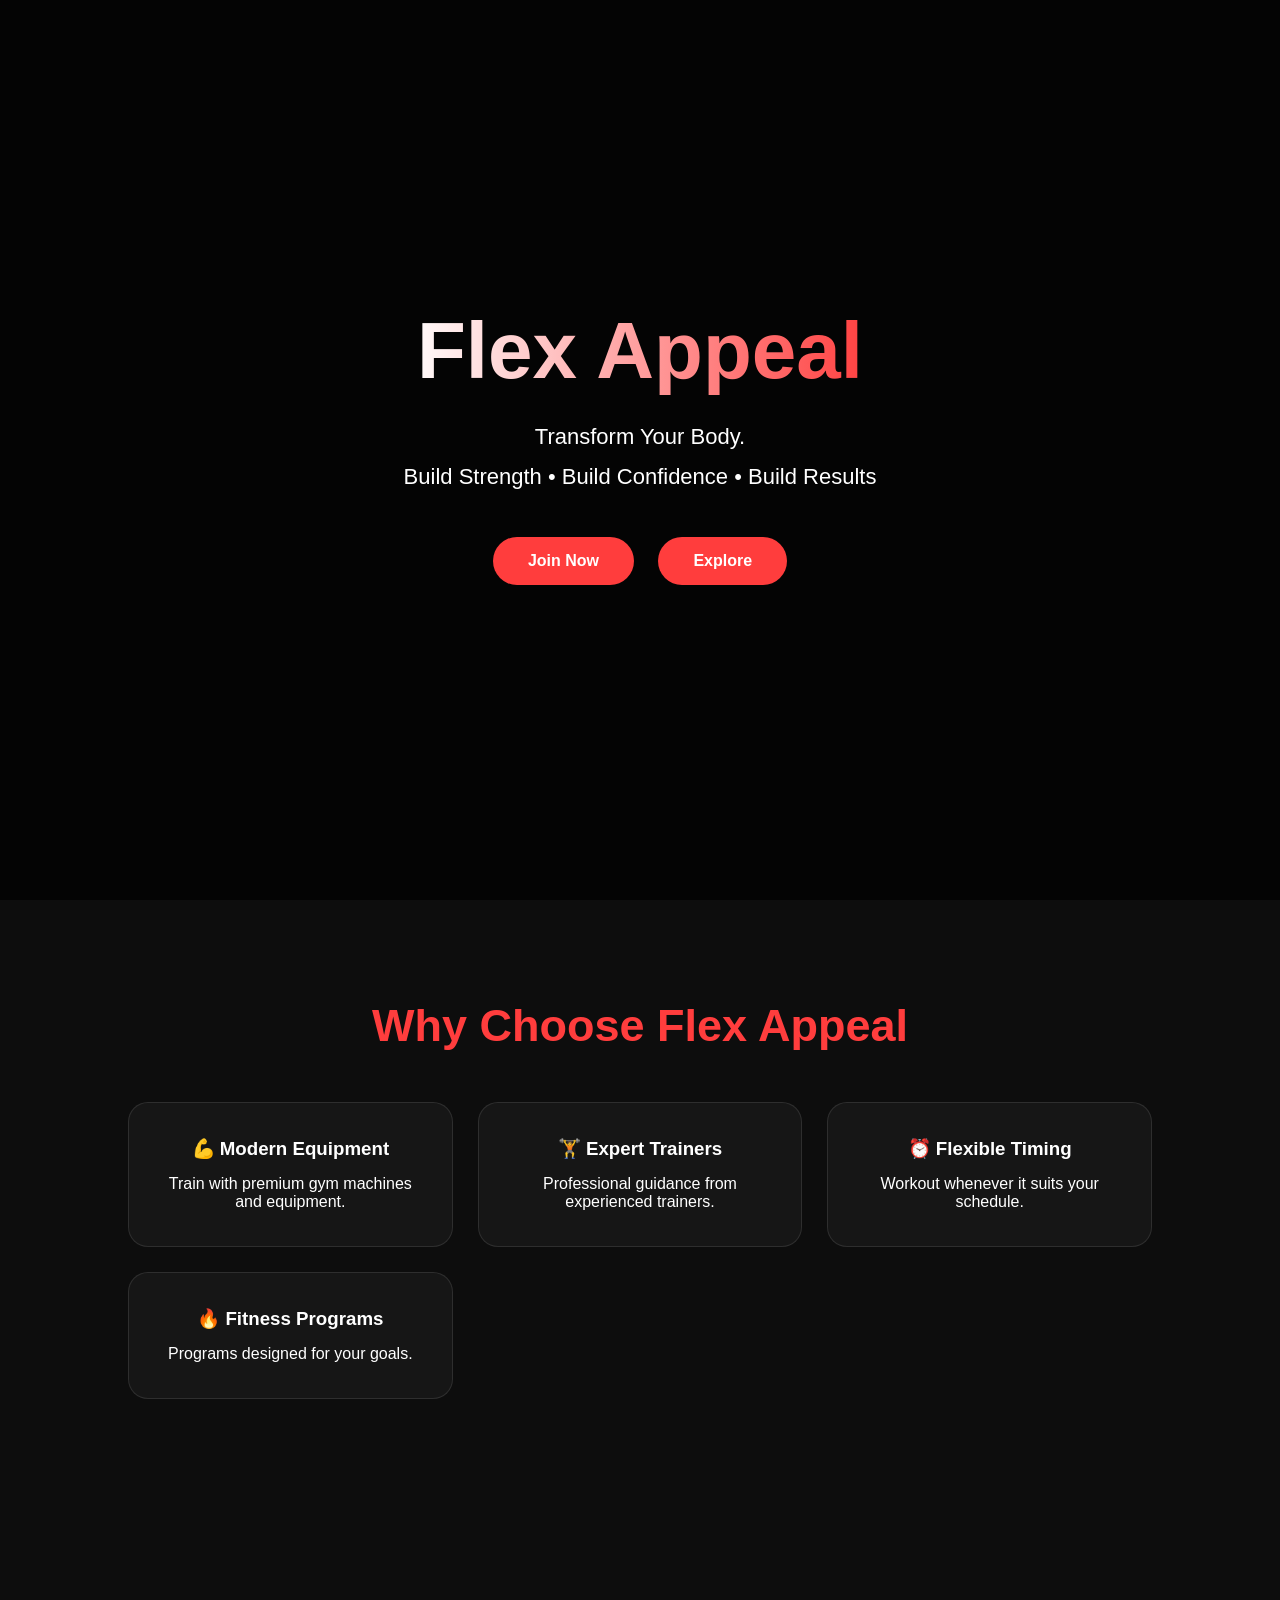
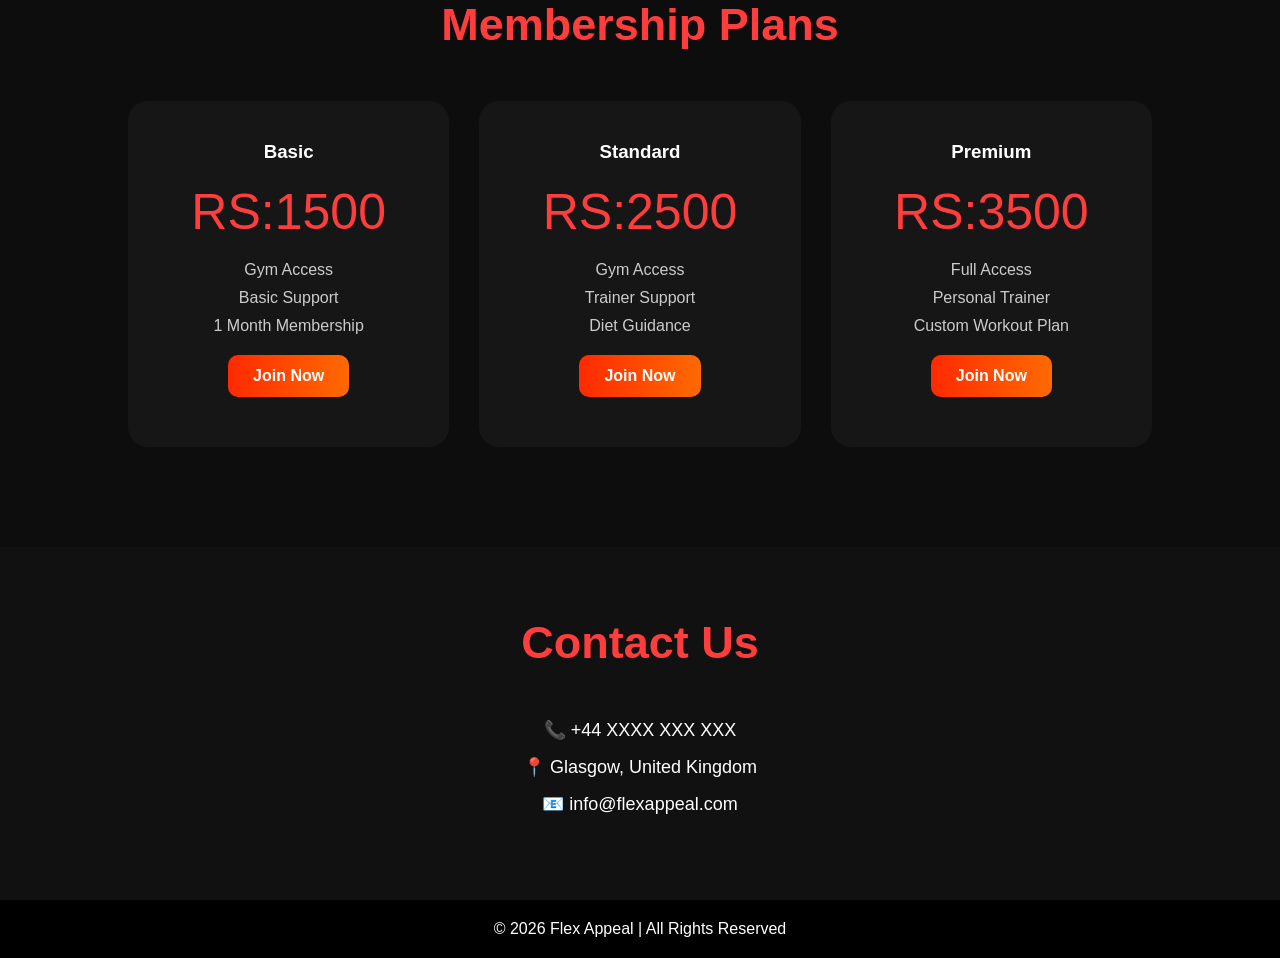
<file: index.html>
<!DOCTYPE html>
<html lang="en">

  <head>
    <meta charset="UTF-8">
    <title>index.html</title>
    <link rel="stylesheet" href="./style.css">

  </head>
    
  <body>
  <!DOCTYPE html>
<html lang="en">
<head>
<meta charset="UTF-8">
<meta name="viewport" content="width=device-width, initial-scale=1.0">
<title>Flex Appeal | Gym Membership</title>

<style>

*{
margin:0;
padding:0;
box-sizing:border-box;
font-family:Arial,sans-serif;
scroll-behavior:smooth;
}

body{
background:#0d0d0d;
color:white;
overflow-x:hidden;
}

/* Hero */

header{
height:100vh;
display:flex;
align-items:center;
justify-content:center;
text-align:center;

background:
linear-gradient(rgba(0,0,0,.7),
rgba(0,0,0,.7)),
url('https://images.unsplash.com/photo-1534438327276-14e5300c3a48?q=80&w=1920');

background-size:cover;
background-position:center;
padding:20px;
}

.hero{
max-width:900px;
}

.hero h1{
font-size:80px;
margin-bottom:20px;

background:linear-gradient(to right,#ffffff,#ff3d3d);

-webkit-background-clip:text;
-webkit-text-fill-color:transparent;
}

.hero p{
font-size:22px;
line-height:1.8;
margin-bottom:30px;
}

.btn{

display:inline-block;
padding:15px 35px;
margin:10px;

background:#ff3d3d;

color:white;

border-radius:50px;

text-decoration:none;

font-weight:bold;

transition:.4s;
}

.btn:hover{

transform:translateY(-8px);

box-shadow:0 0 30px rgba(255,61,61,.6);

}

/* Section */

section{
padding:100px 10%;
}

h2{
text-align:center;
margin-bottom:50px;
font-size:45px;
color:#ff3d3d;
}

/* Features */

.features{

display:grid;

grid-template-columns:repeat(auto-fit,minmax(250px,1fr));

gap:25px;
}

.card{

background:#161616;

padding:35px;

border-radius:20px;

text-align:center;

transition:.5s;

border:1px solid rgba(255,255,255,.1);

}

.card:hover{

transform:translateY(-10px);

box-shadow:0 0 25px rgba(255,61,61,.3);

}

.card h3{

margin-bottom:15px;
}

/* Membership Plans */

.plans{

display:grid;

grid-template-columns:repeat(auto-fit,minmax(280px,1fr));

gap:30px;
}

.plan{

background:#161616;

padding:40px;

text-align:center;

border-radius:20px;

transition:.5s;
}

.plan:hover{

transform:scale(1.05);

border:1px solid #ff3d3d;
}

.price{

font-size:50px;

color:#ff3d3d;

margin:20px;
}

/* Contact */

.contact{

background:#111;

text-align:center;

padding:70px;
}

.contact p{

margin:15px;
font-size:18px;
}

footer{

padding:20px;

text-align:center;

background:black;
}

</style>
</head>

<body>

<header>

<div class="hero">

<h1>Flex Appeal</h1>

<p>

Transform Your Body.<br>

Build Strength • Build Confidence • Build Results

</p>

<a href="now.html" class="btn">Join Now</a>

<a href="#features" class="btn">Explore</a>

</div>

</header>


<section id="features">

<h2>Why Choose Flex Appeal</h2>

<div class="features">

<div class="card">

<h3>💪 Modern Equipment</h3>

<p>Train with premium gym machines and equipment.</p>

</div>

<div class="card">

<h3>🏋 Expert Trainers</h3>

<p>Professional guidance from experienced trainers.</p>

</div>

<div class="card">

<h3>⏰ Flexible Timing</h3>

<p>Workout whenever it suits your schedule.</p>

</div>

<div class="card">

<h3>🔥 Fitness Programs</h3>

<p>Programs designed for your goals.</p>

</div>

</div>

</section>


<section id="plans">
  <h2 class="section-title">Membership Plans</h2>

  <div class="plans">

    <div class="plan">
      <h3>Basic</h3>
      <div class="price">RS:1500</div>

      <ul>
  <li>Gym Access</li>
  <li>Basic Support</li>
  <li>1 Month Membership</li>

  <li class="btn-item">
    <a href="now.html" class="join-btn">Join Now</a>
  </li>
</ul>
    </div>

    <div class="plan featured">
      <h3>Standard</h3>
      <div class="price">RS:2500</div>

      <ul>
        <li>Gym Access</li>
        <li>Trainer Support</li>
        <li>Diet Guidance</li>
        
        <li class="btn-item">
    <a href="joinnow.html" class="join-btn">Join Now</a>
  </li>
      </ul>

      
    </div>

    <div class="plan">
      <h3>Premium</h3>
      <div class="price">RS:3500</div>

      <ul>
        <li>Full Access</li>
        <li>Personal Trainer</li>
        <li>Custom Workout Plan</li>
        
        <li class="btn-item">
    <a href="joinnow.html" class="join-btn">Join Now</a>
  </li>
      </ul>

      
    </div>

  </div>
</section>

<section class="contact">

<h2>Contact Us</h2>

<p>📞 +44 XXXX XXX XXX</p>

<p>📍 Glasgow, United Kingdom</p>

<p>📧 info@flexappeal.com</p>

</section>


<footer>

© 2026 Flex Appeal | All Rights Reserved

</footer>

</body>
</html>
    
  </body>
  
</html>
</file>
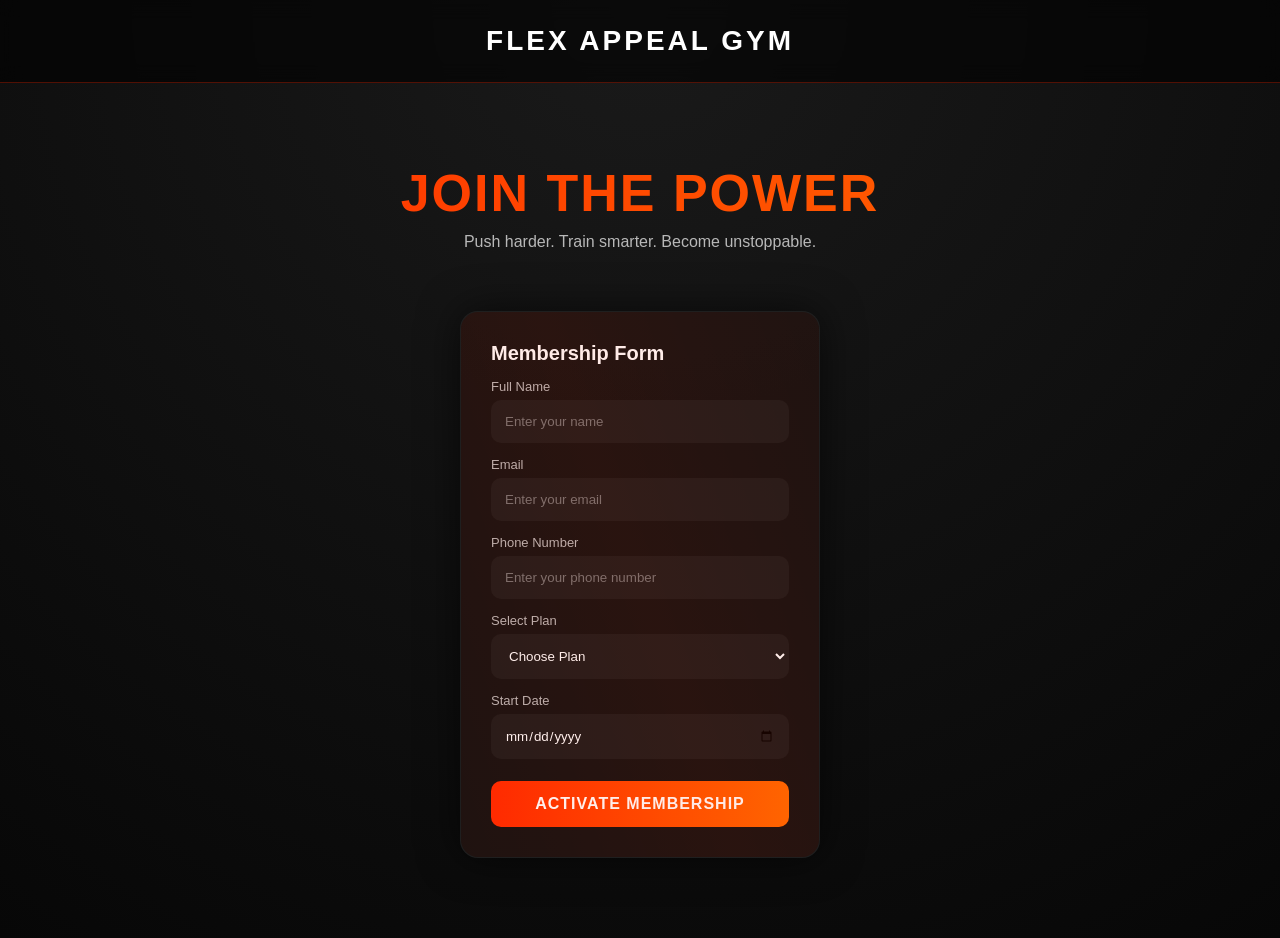
<file: now.html>
<!DOCTYPE html>
<html lang="en">

  <head>
    <meta charset="UTF-8">
    <title>joinnow.html</title>
    

  </head>
    
  <body>
  <!DOCTYPE html>
<html lang="en">
<head>
<meta charset="UTF-8">
<meta name="viewport" content="width=device-width, initial-scale=1.0">
<title>Join Now - Flex Appeal</title>

<style>
:root{
  --bg:#070707;
  --card:#121212;
  --accent:#ff2a00;
  --accent2:#ff6a00;
  --text:#ffffff;
  --muted:#b8b8b8;
}

*{
  margin:0;
  padding:0;
  box-sizing:border-box;
  font-family:Arial, sans-serif;
}

body{
  background: radial-gradient(circle at top, #1a1a1a, var(--bg));
  color:var(--text);
  overflow-x:hidden;
}

/* HEADER */
header{
  text-align:center;
  padding:25px;
  background:rgba(0,0,0,0.6);
  backdrop-filter: blur(10px);
  border-bottom:1px solid rgba(255,42,0,0.3);
}

header h1{
  font-size:28px;
  letter-spacing:3px;
  color:var(--text);
}

/* HERO TEXT */
.join-section{
  padding:80px 20px;
  text-align:center;
}

.join-section h2{
  font-size:52px;
  font-weight:900;
  letter-spacing:2px;
  text-transform:uppercase;
  background:linear-gradient(90deg,var(--accent),var(--accent2));
  -webkit-background-clip:text;
  -webkit-text-fill-color:transparent;
  animation: glow 2s infinite alternate;
}

@keyframes glow{
  from{filter:drop-shadow(0 0 10px rgba(255,42,0,0.3));}
  to{filter:drop-shadow(0 0 25px rgba(255,42,0,0.7));}
}

.join-section p{
  color:var(--muted);
  margin-top:10px;
  font-size:16px;
}

/* CONTAINER */
.join-container{
  display:flex;
  justify-content:center;
  gap:40px;
  flex-wrap:wrap;
  margin-top:60px;
}

/* CARD */
.card{
  background:rgba(18,18,18,0.9);
  border:1px solid rgba(255,255,255,0.06);
  border-radius:18px;
  padding:30px;
  width:360px;
  box-shadow:0 0 40px rgba(0,0,0,0.6);
  transition:0.4s ease;
  position:relative;
  overflow:hidden;
}

.card::before{
  content:"";
  position:absolute;
  top:-50%;
  left:-50%;
  width:200%;
  height:200%;
  background:linear-gradient(45deg,transparent,rgba(255,42,0,0.1),transparent);
  transform:rotate(25deg);
  transition:0.6s;
}

.card:hover::before{
  left:100%;
}

.card:hover{
  transform:translateY(-10px);
  box-shadow:0 0 60px rgba(255,42,0,0.2);
}

/* FORM */
.join-form h3{
  text-align:left;
  margin-bottom:10px;
  font-size:20px;
  color:var(--text);
}

label{
  display:block;
  margin-top:14px;
  font-size:13px;
  color:var(--muted);
  text-align:left;
}

input, select{
  width:100%;
  padding:13px;
  margin-top:6px;
  border:none;
  border-radius:10px;
  background:#1b1b1b;
  color:white;
  outline:none;
  transition:0.3s;
  border:1px solid transparent;
}

input:focus, select:focus{
  border:1px solid var(--accent);
  box-shadow:0 0 10px rgba(255,42,0,0.2);
}

/* BUTTON */
button{
  width:100%;
  margin-top:22px;
  padding:14px;
  background:linear-gradient(90deg,var(--accent),var(--accent2));
  border:none;
  border-radius:10px;
  color:white;
  font-size:16px;
  cursor:pointer;
  font-weight:bold;
  letter-spacing:1px;
  transition:0.3s;
}

button:hover{
  transform:scale(1.05);
  box-shadow:0 0 20px rgba(255,42,0,0.4);
}

/* INFO */
.join-info h3{
  font-size:20px;
  margin-bottom:10px;
}

.join-info ul{
  list-style:none;
  margin-top:10px;
}

.join-info ul li{
  margin:12px 0;
  color:var(--muted);
  text-align:left;
  padding-left:24px;
  position:relative;
}

.join-info ul li::before{
  content:"✦";
  position:absolute;
  left:0;
  color:var(--accent);
}

/* PRICE */
.price-box{
  margin-top:25px;
  padding:20px;
  background:rgba(0,0,0,0.6);
  border-left:4px solid var(--accent);
  border-radius:12px;
}

.price-box p{
  color:var(--accent2);
  font-size:22px;
  font-weight:bold;
}

/* RESPONSIVE */
@media(max-width:768px){
  .join-section h2{
    font-size:36px;
  }

  .card{
    width:92%;
  }
}
</style>
</head>

<body>

<header>
  <h1>FLEX APPEAL GYM</h1>
</header>

<section class="join-section">

  <h2>JOIN THE POWER</h2>
  <p>Push harder. Train smarter. Become unstoppable.</p>

  <div class="join-container">

    <!-- FORM -->
    <div class="card join-form">
      <h3>Membership Form</h3>

      <label>Full Name</label>
      <input type="text" placeholder="Enter your name" required>

      <label>Email</label>
      <input type="email" placeholder="Enter your email" required>

      <label>Phone Number</label>
      <input type="tel" placeholder="Enter your phone number" required>

      <label>Select Plan</label>
      <select required>
        <option value="">Choose Plan</option>
        <option>Basic - ₹1500</option>
        <option>Standard - ₹2500</option>
        <option>Premium - ₹3500</option>
      </select>

      <label>Start Date</label>
      <input type="date" required>

      <button type="submit">ACTIVATE MEMBERSHIP</button>
    </div>

    
   

  </div>

</section>

</body>
</html>
    
  </body>
  
</html>
</file>
<file: style.css>
ul{
  list-style:none;
  padding:0;
}

ul li{
  margin:10px 0;
  color:#ccc;
}

/* spacing for button */
.btn-item{
  margin-top:20px;
  text-align:center;
}

/* button style */
.join-btn{
  display:inline-block;
  padding:12px 25px;
  background:linear-gradient(90deg,#ff2a00,#ff6a00);
  color:white;
  text-decoration:none;
  font-weight:bold;
  border-radius:10px;
  transition:0.3s;
}

.join-btn:hover{
  transform:scale(1.05);
}
</file>
